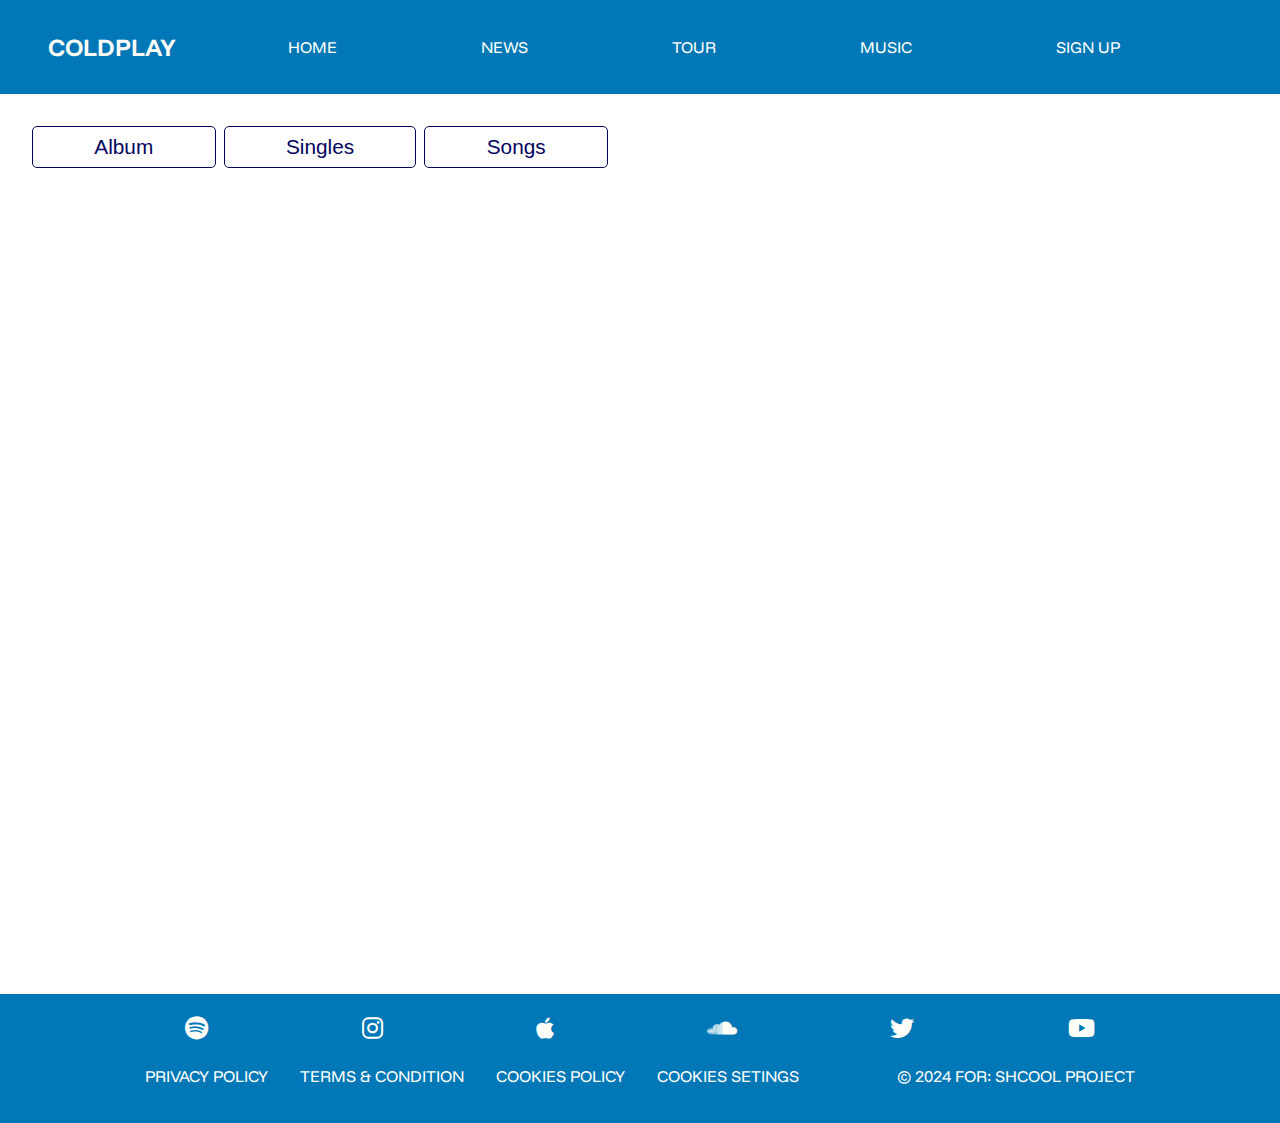
<file: src/pages/music.html>
<!DOCTYPE html>
<html lang="en">
  <head>
    <meta charset="UTF-8" />
    <meta name="viewport" content="width=device-width, initial-scale=1.0" />
    <link
      href="https://cdnjs.cloudflare.com/ajax/libs/font-awesome/6.0.0-beta3/css/all.min.css"
      rel="stylesheet"
    />
    <link rel="stylesheet" href="../css/rest.css" />
    <link rel="stylesheet" href="../css/variable.css" />
    <link rel="stylesheet" href="../css/header.css" />
    <link rel="stylesheet" href="../css/style.css" />
    <link rel="stylesheet" href="../css/footer.css" />
    <link rel="stylesheet" href="../css/music.css" />

    <title>Coldplay - Music</title>
  </head>
  <body>
    <header>
      <nav class="navbar">
        <div class="navbar__title-container">
          <a class="navbar__title-link" href="../index.html"
            ><h1 class="navbar__title">Coldplay</h1></a
          >
        </div>

        <div class="navbar__menu-container">
          <ul class="navbar__links-list navbar__links-list--active">
            <li class="navbar__item">
              <a class="navbar__link" data-page="home" href="../index.html"
                >HOME</a
              >
            </li>
            <li class="navbar__item">
              <a class="navbar__link" data-page="news" href="./news.html"
                >NEWS</a
              >
            </li>
            <li class="navbar__item">
              <a class="navbar__link" data-page="tour" href="./tour.html"
                >TOUR</a
              >
            </li>
            <li class="navbar__item">
              <a class="navbar__link" data-page="music" href="./music.html"
                >MUSIC</a
              >
            </li>
            <li class="navbar__item">
              <a class="navbar__link" data-page="signup" href="./signup.html"
                >SIGN UP</a
              >
            </li>
          </ul>
        </div>

        <div class="navbar__btn-containter">
          <button class="navbar__toggle-btn">
            <i class="fa-solid fa-bars fa-xl navbar__toggle-icon"></i>
          </button>
        </div>
      </nav>
    </header>

    <main>
      <div class="music-box">
        <nav class="music-box__button-container">
          <button class="music-box-button">Album</button>
          <button class="music-box-button">Singles</button>
          <button class="music-box-button">Songs</button>
        </nav>

        <section class="music-box__content">
          <div class="music-box__content-container albums">
            <div class="music-box__slides-container"></div>
            <div class="music-box__buttons-container">
              <button class="music-box__button previous">
                <i
                  class="fa-solid fa-chevron-left fa-xl music-box__button-icon"
                >
                </i>
              </button>
              <button class="music-box__button next">
                <i
                  class="fa-solid fa-chevron-right fa-xl music-box__button-icon"
                >
                </i>
              </button>
            </div>
            <div class="music-box__dot-container"></div>
          </div>
        </section>

        <section class="music-box__content">
          <div class="music-box__content-container singles"></div>
        </section>

        <section class="music-box__content">
          <div class="music-box__content-container songs"></div>
        </section>
      </div>
    </main>

    <footer>
      <section class="sosial-media">
        <ul class="sosial-media__list">
          <li class="sosial-media__list-item">
            <a class="sosial-media__link" href="#">
              <i class="fa-brands fa-spotify fa-xl sosial-media__link-icon">
              </i>
            </a>
          </li>
          <li class="sosial-media__list-item">
            <a class="sosial-media__link" href="#">
              <i
                class="fa-brands fa-instagram fa-xl sosial-media__link-icon"
              ></i>
            </a>
          </li>
          <li class="sosial-media__list-item">
            <a class="sosial-media__link" href="#">
              <i class="fa-brands fa-apple fa-xl sosial-media__link-icon"></i>
            </a>
          </li>
          <li class="sosial-media__list-item">
            <a class="sosial-media__link" href="#">
              <i
                class="fa-brands fa-soundcloud fa-xl sosial-media__link-icon"
              ></i>
            </a>
          </li>
          <li class="sosial-media__list-item">
            <a class="sosial-media__link" href="#">
              <i class="fa-brands fa-twitter fa-xl sosial-media__link-icon"></i>
            </a>
          </li>
          <li class="sosial-media__list-item">
            <a class="sosial-media__link" href="#"
              ><i
                class="fa-brands fa-youtube fa-xl sosial-media__link-icon"
              ></i>
            </a>
          </li>
        </ul>
      </section>

      <section class="terms__container">
        <ul class="terms__list">
          <li class="terms__item">
            <a class="terms__link" href="#">PRIVACY POLICY</a>
          </li>
          <li class="terms__item">
            <a class="terms__link" href="#">TERMS & CONDITION</a>
          </li>
          <li class="terms__item">
            <a class="terms__link" href="#">COOKIES POLICY</a>
          </li>
          <li class="terms__item">
            <a class="terms__link" href="#">COOKIES SETINGS</a>
          </li>
        </ul>
        <div class="copyright__container">
          <p class="copyright__text">
            &copy; 2024 FOR:
            <a class="copyright__link" href="#">SHCOOL PROJECT</a>
          </p>
        </div>
      </section>
    </footer>
    <script src="../js/app.js"></script>
    <script src="../js/music.js"></script>
  </body>
</html>
</file>
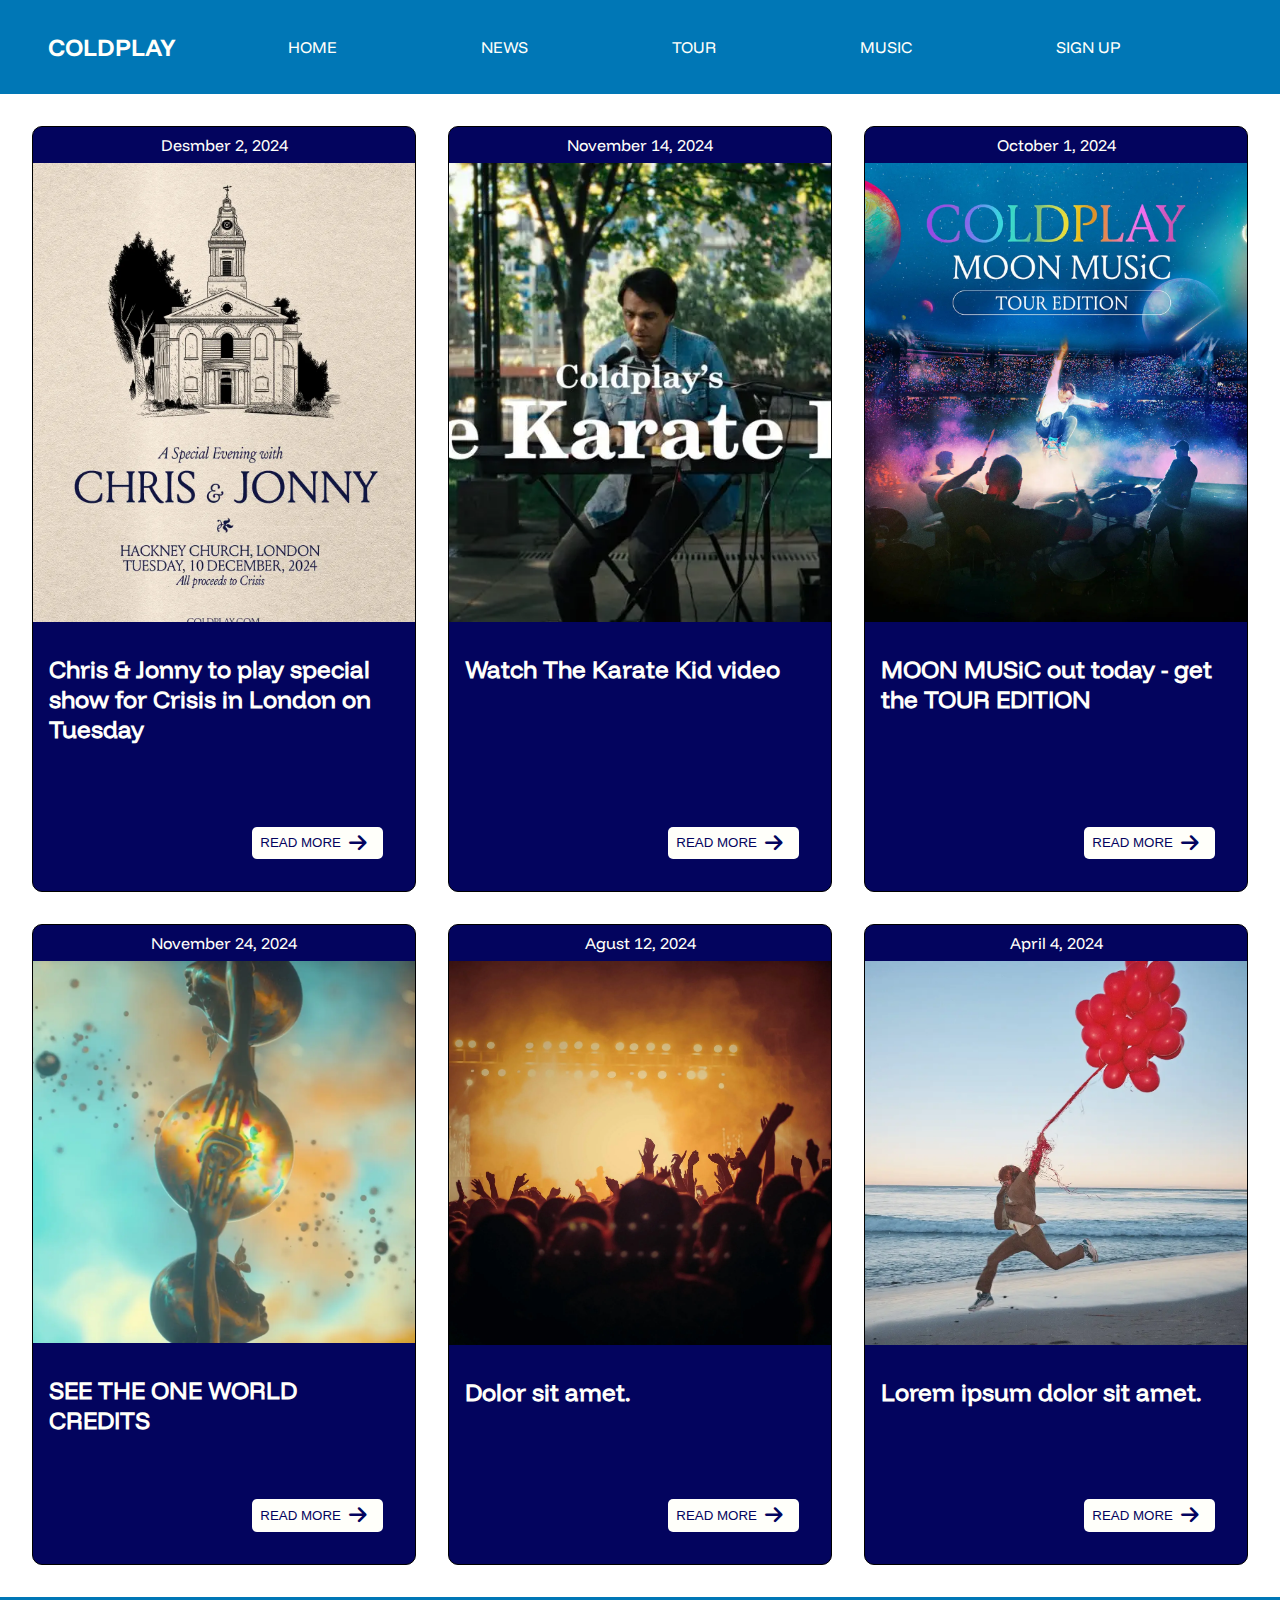
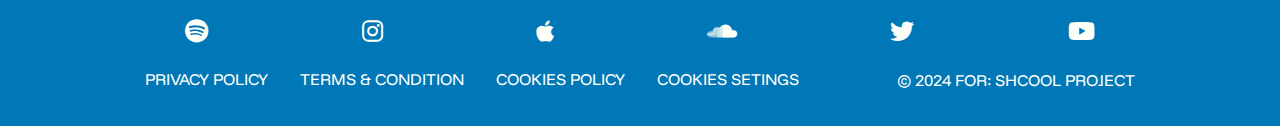
<file: src/pages/news.html>
<!DOCTYPE html>
<html lang="en">
  <head>
    <meta charset="UTF-8" />
    <meta name="viewport" content="width=device-width, initial-scale=1.0" />
    <link
      href="https://cdnjs.cloudflare.com/ajax/libs/font-awesome/6.0.0-beta3/css/all.min.css"
      rel="stylesheet"
    />
    <link rel="stylesheet" href="../css/rest.css" />
    <link rel="stylesheet" href="../css/variable.css" />
    <link rel="stylesheet" href="../css/header.css" />
    <link rel="stylesheet" href="../css/style.css" />
    <link rel="stylesheet" href="../css/footer.css" />
    <link rel="stylesheet" href="../css/news.css" />
    <title>Coldplay - NEWS</title>
  </head>
  <body>
    <header>
      <nav class="navbar">
        <div class="navbar__title-container">
          <a class="navbar__title-link" href="../index.html">
            <h1 class="navbar__title">Coldplay</h1>
          </a>
        </div>

        <div class="navbar__menu-container">
          <ul class="navbar__links-list navbar__links-list--active">
            <li class="navbar__item">
              <a class="navbar__link" data-page="home" href="../index.html"
                >HOME</a
              >
            </li>
            <li class="navbar__item">
              <a class="navbar__link" data-page="news" href="../pages/news.html"
                >NEWS</a
              >
            </li>
            <li class="navbar__item">
              <a class="navbar__link" data-page="tour" href="../pages/tour.html"
                >TOUR</a
              >
            </li>
            <li class="navbar__item">
              <a
                class="navbar__link"
                data-page="music"
                href="../pages/music.html"
                >MUSIC</a
              >
            </li>
            <li class="navbar__item">
              <a
                class="navbar__link"
                data-page="signup"
                href="../pages/signup.html"
                >SIGN UP</a
              >
            </li>
          </ul>
        </div>

        <div class="navbar__btn-containter">
          <button class="navbar__toggle-btn">
            <i class="fa-solid fa-bars fa-xl navbar__toggle-icon"></i>
          </button>
        </div>
      </nav>
    </header>

    <main>
      <section class="news-content"></section>
      <section class="news"></section>
    </main>

    <footer>
      <section class="sosial-media">
        <ul class="sosial-media__list">
          <li class="sosial-media__list-item">
            <a class="sosial-media__link" href="#">
              <i class="fa-brands fa-spotify fa-xl sosial-media__link-icon">
              </i>
            </a>
          </li>
          <li class="sosial-media__list-item">
            <a class="sosial-media__link" href="#">
              <i
                class="fa-brands fa-instagram fa-xl sosial-media__link-icon"
              ></i>
            </a>
          </li>
          <li class="sosial-media__list-item">
            <a class="sosial-media__link" href="#">
              <i class="fa-brands fa-apple fa-xl sosial-media__link-icon"></i>
            </a>
          </li>
          <li class="sosial-media__list-item">
            <a class="sosial-media__link" href="#">
              <i
                class="fa-brands fa-soundcloud fa-xl sosial-media__link-icon"
              ></i>
            </a>
          </li>
          <li class="sosial-media__list-item">
            <a class="sosial-media__link" href="#">
              <i class="fa-brands fa-twitter fa-xl sosial-media__link-icon"></i>
            </a>
          </li>
          <li class="sosial-media__list-item">
            <a class="sosial-media__link" href="#"
              ><i
                class="fa-brands fa-youtube fa-xl sosial-media__link-icon"
              ></i>
            </a>
          </li>
        </ul>
      </section>

      <section class="terms__container">
        <ul class="terms__list">
          <li class="terms__item">
            <a class="terms__link" href="#">PRIVACY POLICY</a>
          </li>
          <li class="terms__item">
            <a class="terms__link" href="#">TERMS & CONDITION</a>
          </li>
          <li class="terms__item">
            <a class="terms__link" href="#">COOKIES POLICY</a>
          </li>
          <li class="terms__item">
            <a class="terms__link" href="#">COOKIES SETINGS</a>
          </li>
        </ul>
        <div class="copyright__container">
          <p class="copyright__text">
            &copy; 2024 FOR:
            <a class="copyright__link" href="#">SHCOOL PROJECT</a>
          </p>
        </div>
      </section>
    </footer>
    <script src="../js/app.js"></script>
    <script src="../js/news.js"></script>
  </body>
</html>
</file>
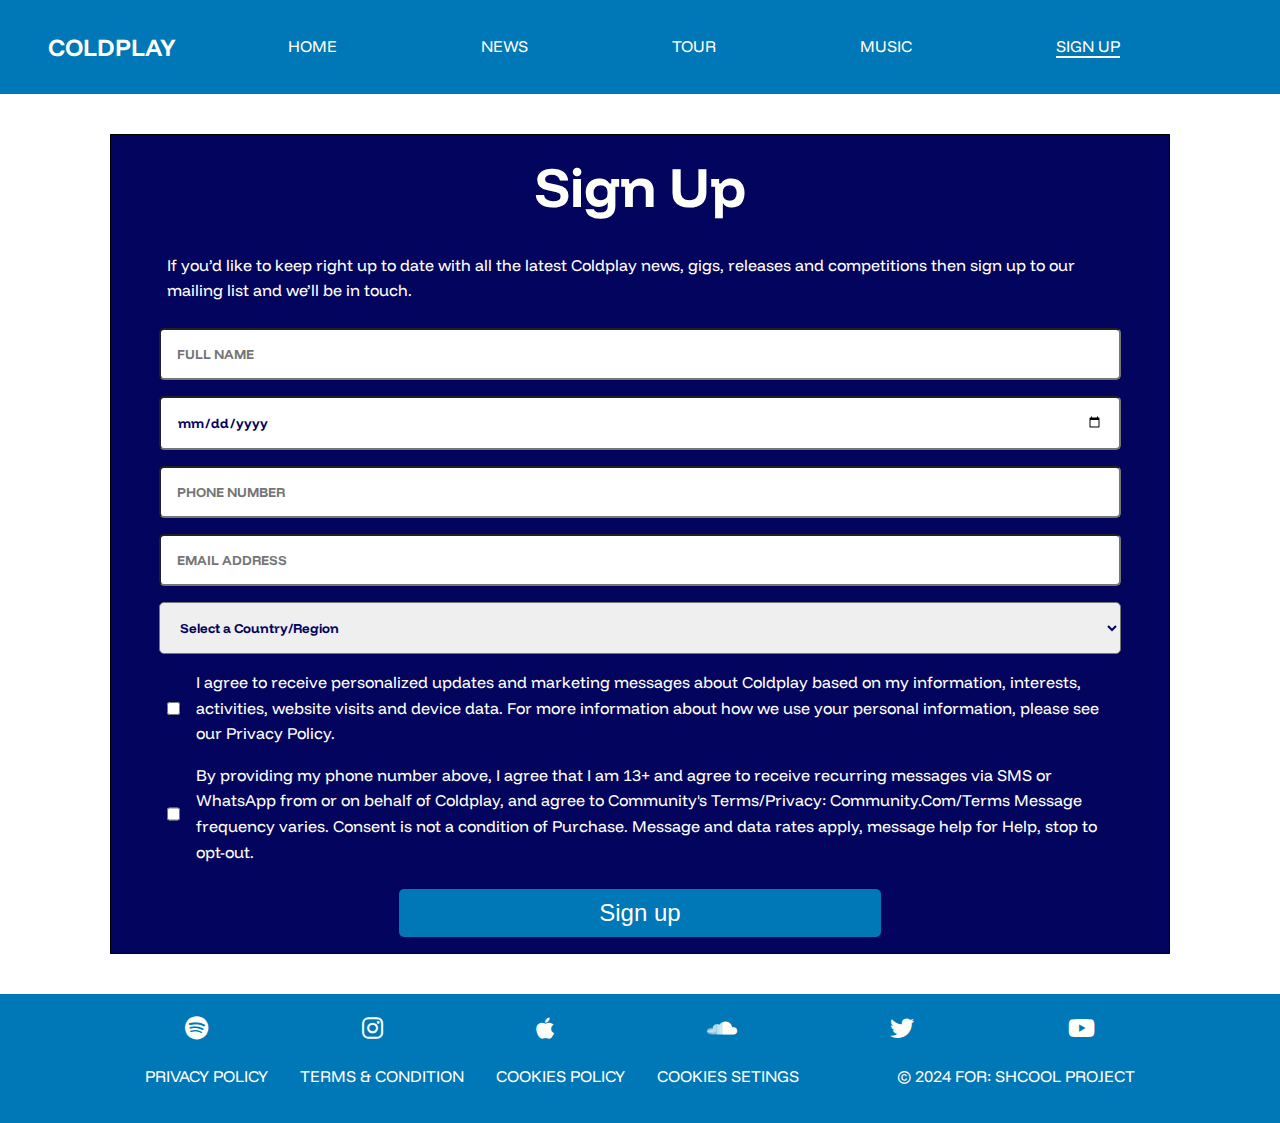
<file: src/pages/signup.html>
<!DOCTYPE html>
<html lang="en">
  <head>
    <meta charset="UTF-8" />
    <meta name="viewport" content="width=device-width, initial-scale=1.0" />
    <link
      href="https://cdnjs.cloudflare.com/ajax/libs/font-awesome/6.0.0-beta3/css/all.min.css"
      rel="stylesheet"
    />
    <link rel="stylesheet" href="../css/rest.css" />
    <link rel="stylesheet" href="../css/variable.css" />
    <link rel="stylesheet" href="../css/header.css" />
    <link rel="stylesheet" href="../css/style.css" />
    <link rel="stylesheet" href="../css/footer.css" />
    <link rel="stylesheet" href="../css/signup.css" />
    <title>Coldplay - SIGN UP</title>
  </head>
  <body>
    <header>
      <nav class="navbar">
        <div class="navbar__title-container">
          <a class="navbar__title-link" href="../index.html"
            ><h1 class="navbar__title">Coldplay</h1></a
          >
        </div>

        <div class="navbar__menu-container">
          <ul class="navbar__links-list navbar__links-list--active">
            <li class="navbar__item">
              <a class="navbar__link" data-page="home" href="../index.html"
                >HOME</a
              >
            </li>
            <li class="navbar__item">
              <a class="navbar__link" data-page="news" href="./news.html"
                >NEWS</a
              >
            </li>
            <li class="navbar__item">
              <a class="navbar__link" data-page="tour" href="./tour.html"
                >TOUR</a
              >
            </li>
            <li class="navbar__item">
              <a class="navbar__link" data-page="music" href="./music.html"
                >MUSIC</a
              >
            </li>
            <li class="navbar__item navbar__item--active">
              <a
                class="navbar__link"
                data-page="signup"
                href="../pages/signup.html"
                >SIGN UP</a
              >
            </li>
          </ul>
        </div>

        <div class="navbar__btn-containter">
          <button class="navbar__toggle-btn">
            <i class="fa-solid fa-bars fa-xl navbar__toggle-icon"></i>
          </button>
        </div>
      </nav>
    </header>

    <main>
      <form id="form" class="signup" autocomplete="off">
        <div class="signup__info-container">
          <h2 class="signup__title">Sign Up</h2>
          <p class="signup__description">
            If you’d like to keep right up to date with all the latest Coldplay
            news, gigs, releases and competitions then sign up to our mailing
            list and we’ll be in touch.
          </p>
        </div>
        <div class="signup__name-container">
          <label class="signup__name-label" for="fullname">Full name</label>
          <input
            class="signup__name-input"
            type="text"
            name="name"
            id="fullname"
            autocomplete="name"
            required
            placeholder="FULL NAME"
          />
        </div>
        <div class="signup__birthday-container">
          <label class="signup__birthday-label" for="birthday">Birthday</label>
          <input
            class="signup__birthday-input"
            type="date"
            name="birthday"
            id="birthday"
            autocomplete="birthday"
          />
        </div>

        <div class="signup__phone-container">
          <label class="signup__phone-label" for="phonenumber">Phone</label>
          <input
            class="signup__phone-input"
            type="tel"
            name="phone"
            id="phonenumber"
            placeholder="PHONE NUMBER"
            autocomplete="phone"
            required
          />
        </div>

        <div class="signup__email-container">
          <label class="signup__email-label" for="emailaddress">Email</label>
          <input
            class="signup__email-input"
            type="email"
            name="email"
            id="emailaddress"
            placeholder="EMAIL ADDRESS"
            autocomplete="email"
            required
          />
        </div>

        <div class="signup__country-container">
          <select
            class="signup__country"
            name=""
            id="country"
            autocomplete="country"
          >
            <option class="signup__country-option" value="country">
              Select a Country/Region
            </option>
          </select>
        </div>

        <div>
          <div class="signup__terms-container">
            <input
              class="signup__terms-input"
              type="checkbox"
              id="terms"
              required
            />
            <label class="signup__terms-label" for="terms"
              >I agree to receive personalized updates and marketing messages
              about Coldplay based on my information, interests, activities,
              website visits and device data. For more information about how we
              use your personal information, please see our Privacy
              Policy.</label
            >
          </div>

          <div class="signup__condition-container">
            <input
              class="signup__condition-input"
              type="checkbox"
              id="condition"
              required
            />
            <label class="signup__condition-label" for="condition"
              >By providing my phone number above, I agree that I am 13+ and
              agree to receive recurring messages via SMS or WhatsApp from or on
              behalf of Coldplay, and agree to Community's Terms/Privacy:
              Community.Com/Terms Message frequency varies. Consent is not a
              condition of Purchase. Message and data rates apply, message help
              for Help, stop to opt-out.</label
            >
          </div>

          <div class="signup__submit-container">
            <button class="signup__submit-button" type="submit">Sign up</button>
          </div>
        </div>
      </form>

      <div class="signup__toast">
        Congrats! your now signed up✨
        <span class="signup__toast-close-button">x</span>
      </div>
    </main>

    <footer>
      <section class="sosial-media">
        <ul class="sosial-media__list">
          <li class="sosial-media__list-item">
            <a class="sosial-media__link" href="#">
              <i class="fa-brands fa-spotify fa-xl sosial-media__link-icon">
              </i>
            </a>
          </li>
          <li class="sosial-media__list-item">
            <a class="sosial-media__link" href="#">
              <i
                class="fa-brands fa-instagram fa-xl sosial-media__link-icon"
              ></i>
            </a>
          </li>
          <li class="sosial-media__list-item">
            <a class="sosial-media__link" href="#">
              <i class="fa-brands fa-apple fa-xl sosial-media__link-icon"></i>
            </a>
          </li>
          <li class="sosial-media__list-item">
            <a class="sosial-media__link" href="#">
              <i
                class="fa-brands fa-soundcloud fa-xl sosial-media__link-icon"
              ></i>
            </a>
          </li>
          <li class="sosial-media__list-item">
            <a class="sosial-media__link" href="#">
              <i class="fa-brands fa-twitter fa-xl sosial-media__link-icon"></i>
            </a>
          </li>
          <li class="sosial-media__list-item">
            <a class="sosial-media__link" href="#"
              ><i
                class="fa-brands fa-youtube fa-xl sosial-media__link-icon"
              ></i>
            </a>
          </li>
        </ul>
      </section>

      <section class="terms__container">
        <ul class="terms__list">
          <li class="terms__item">
            <a class="terms__link" href="#">PRIVACY POLICY</a>
          </li>
          <li class="terms__item">
            <a class="terms__link" href="#">TERMS & CONDITION</a>
          </li>
          <li class="terms__item">
            <a class="terms__link" href="#">COOKIES POLICY</a>
          </li>
          <li class="terms__item">
            <a class="terms__link" href="#">COOKIES SETINGS</a>
          </li>
        </ul>
        <div class="copyright__container">
          <p class="copyright__text">
            &copy; 2024 FOR:
            <a class="copyright__link" href="#">SHCOOL PROJECT</a>
          </p>
        </div>
      </section>
    </footer>
    <script src="../js/app.js"></script>
    <script src="../js/signup.js"></script>
  </body>
</html>
</file>
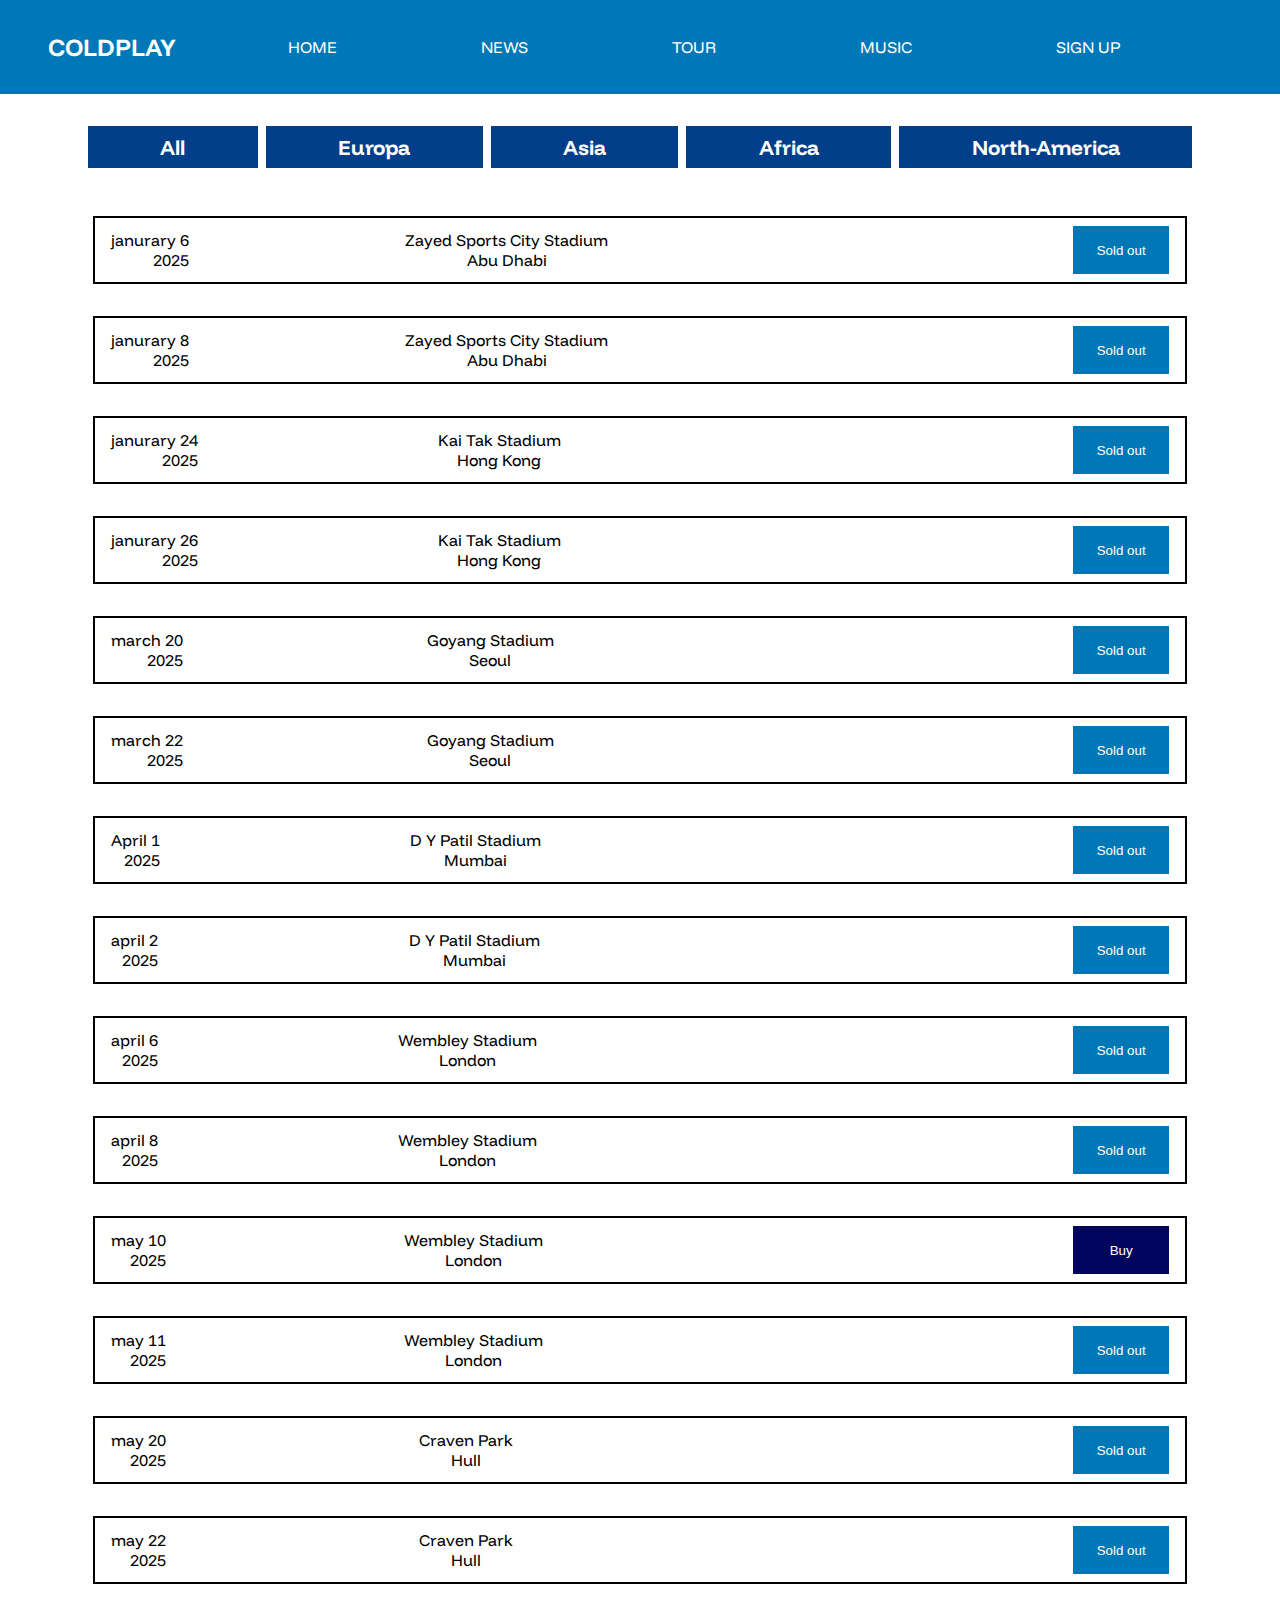
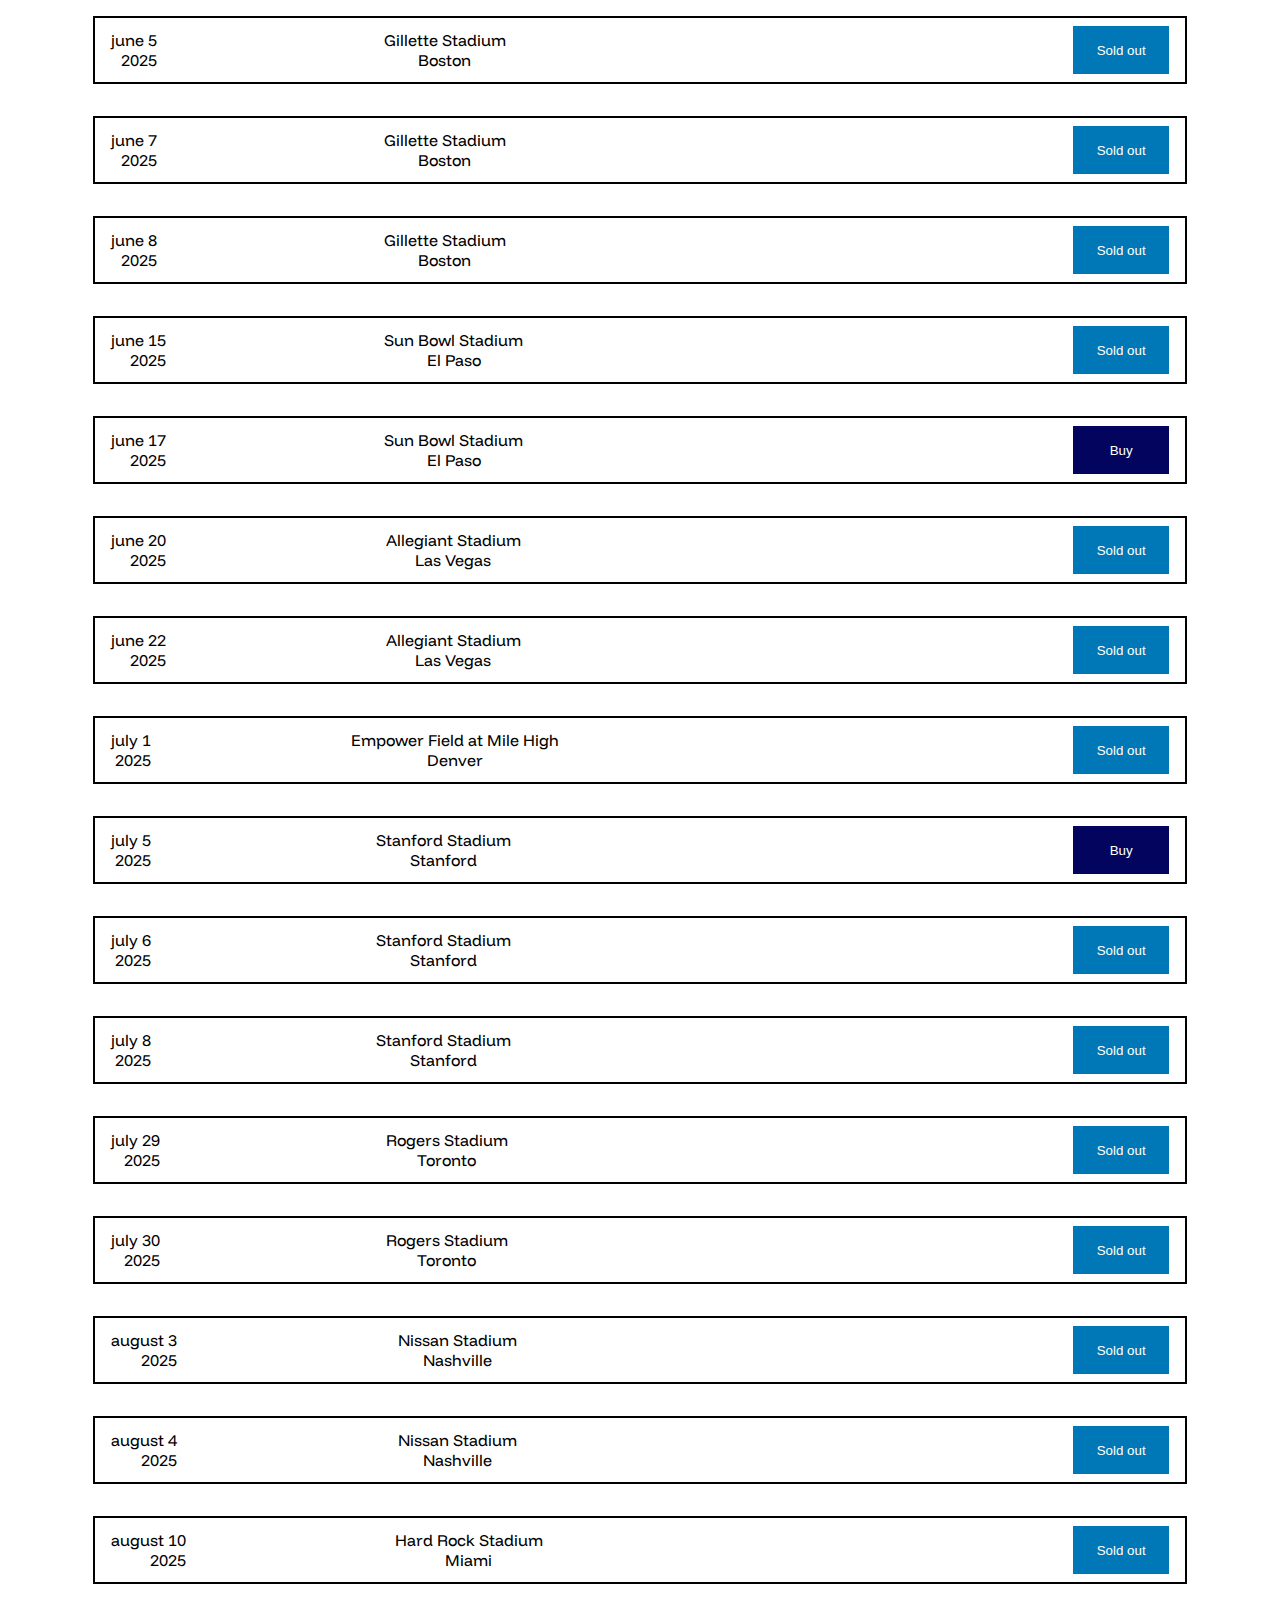
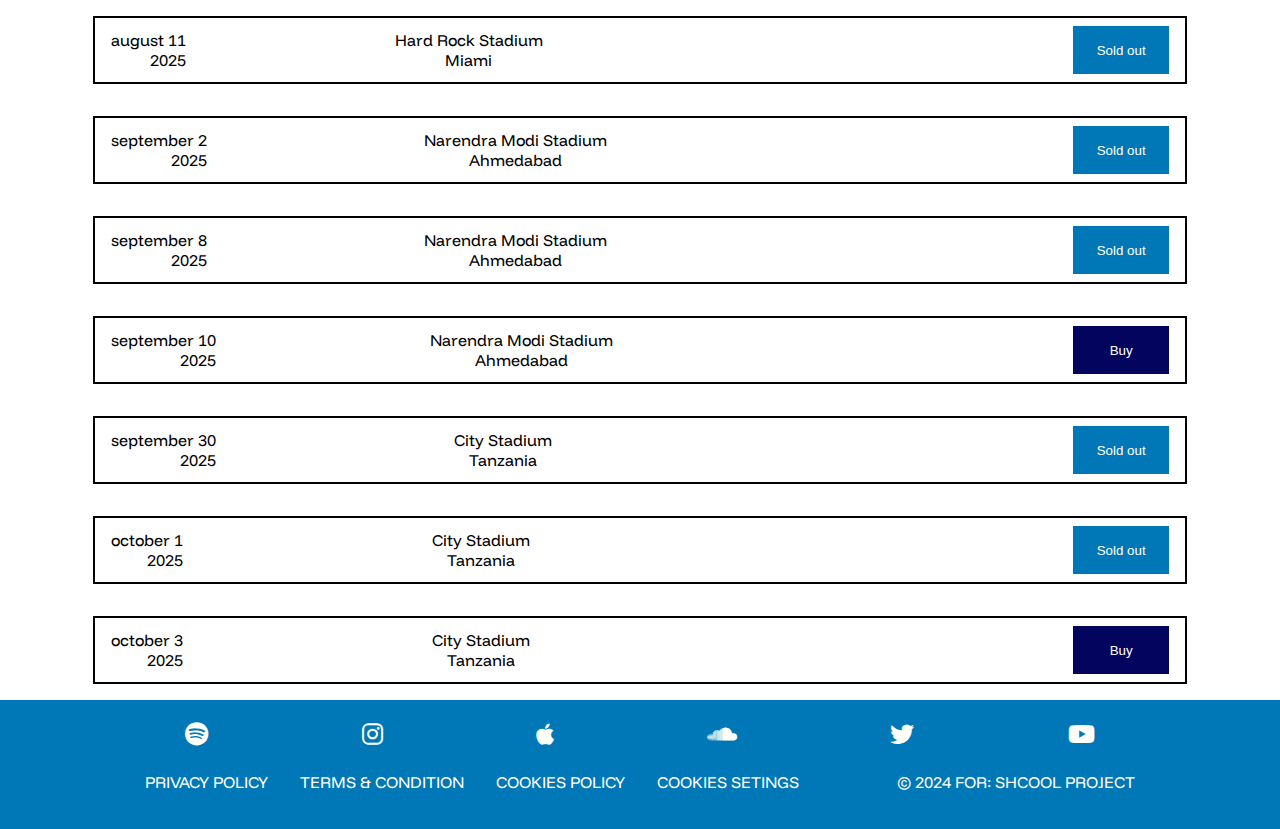
<file: src/pages/tour.html>
<!DOCTYPE html>
<html lang="en">
  <head>
    <meta charset="UTF-8" />
    <meta name="viewport" content="width=device-width, initial-scale=1.0" />
    <link
      href="https://cdnjs.cloudflare.com/ajax/libs/font-awesome/6.0.0-beta3/css/all.min.css"
      rel="stylesheet"
    />
    <link rel="stylesheet" href="../css/rest.css" />
    <link rel="stylesheet" href="../css/variable.css" />
    <link rel="stylesheet" href="../css/header.css" />
    <link rel="stylesheet" href="../css/style.css" />
    <link rel="stylesheet" href="../css/footer.css" />
    <link rel="stylesheet" href="../css/tour.css" />
    <title>Coldplay - TOUR</title>
  </head>
  <body>
    <header>
      <nav class="navbar">
        <div class="navbar__title-container">
          <a class="navbar__title-link" href="../index.html"
            ><h1 class="navbar__title">Coldplay</h1></a
          >
        </div>

        <div class="navbar__menu-container">
          <ul class="navbar__links-list navbar__links-list--active">
            <li class="navbar__item">
              <a class="navbar__link" data-page="home" href="../index.html"
                >HOME</a
              >
            </li>
            <li class="navbar__item">
              <a class="navbar__link" data-page="news" href="./news.html"
                >NEWS</a
              >
            </li>
            <li class="navbar__item">
              <a class="navbar__link" data-page="tour" href="./tour.html"
                >TOUR</a
              >
            </li>
            <li class="navbar__item">
              <a class="navbar__link" data-page="music" href="./music.html"
                >MUSIC</a
              >
            </li>
            <li class="navbar__item">
              <a class="navbar__link" data-page="signup" href="./signup.html"
                >SIGN UP</a
              >
            </li>
          </ul>
        </div>

        <div class="navbar__btn-containter">
          <button class="navbar__toggle-btn">
            <i class="fa-solid fa-bars fa-xl navbar__toggle-icon"></i>
          </button>
        </div>
      </nav>
    </header>

    <main>
      <section class="tab">
        <button class="tab__button" data-continent="all">All</button>
        <button class="tab__button" data-continent="europa">Europa</button>
        <button class="tab__button" data-continent="asia">Asia</button>
        <button class="tab__button" data-continent="africa">Africa</button>
        <button class="tab__button" data-continent="north-america">
          North-America
        </button>
      </section>
      <section class="tour"></section>
    </main>

    <footer>
      <section class="sosial-media">
        <ul class="sosial-media__list">
          <li class="sosial-media__list-item">
            <a class="sosial-media__link" href="#">
              <i class="fa-brands fa-spotify fa-xl sosial-media__link-icon">
              </i>
            </a>
          </li>
          <li class="sosial-media__list-item">
            <a class="sosial-media__link" href="#">
              <i
                class="fa-brands fa-instagram fa-xl sosial-media__link-icon"
              ></i>
            </a>
          </li>
          <li class="sosial-media__list-item">
            <a class="sosial-media__link" href="#">
              <i class="fa-brands fa-apple fa-xl sosial-media__link-icon"></i>
            </a>
          </li>
          <li class="sosial-media__list-item">
            <a class="sosial-media__link" href="#">
              <i
                class="fa-brands fa-soundcloud fa-xl sosial-media__link-icon"
              ></i>
            </a>
          </li>
          <li class="sosial-media__list-item">
            <a class="sosial-media__link" href="#">
              <i class="fa-brands fa-twitter fa-xl sosial-media__link-icon"></i>
            </a>
          </li>
          <li class="sosial-media__list-item">
            <a class="sosial-media__link" href="#"
              ><i
                class="fa-brands fa-youtube fa-xl sosial-media__link-icon"
              ></i>
            </a>
          </li>
        </ul>
      </section>

      <section class="terms__container">
        <ul class="terms__list">
          <li class="terms__item">
            <a class="terms__link" href="#">PRIVACY POLICY</a>
          </li>
          <li class="terms__item">
            <a class="terms__link" href="#">TERMS & CONDITION</a>
          </li>
          <li class="terms__item">
            <a class="terms__link" href="#">COOKIES POLICY</a>
          </li>
          <li class="terms__item">
            <a class="terms__link" href="#">COOKIES SETINGS</a>
          </li>
        </ul>
        <div class="copyright__container">
          <p class="copyright__text">
            &copy; 2024 FOR:
            <a class="copyright__link" href="#">SHCOOL PROJECT</a>
          </p>
        </div>
      </section>
    </footer>
    <script src="../js/app.js"></script>
    <script src="../js/tour.js"></script>
  </body>
</html>
</file>
<file: src/css/rest.css>
* {
  margin: 0;
  padding: 0;
  box-sizing: border-box;
  list-style: none;
}
</file>
<file: src/css/variable.css>
:root {
  --primary-color: #fffffa;
  --secondary-color: #0077b6;
  --tertiary-color: #023e8a;
  --quaternary-color: #03045e;

  --hover-color: #bebebe;

  --font-family-regular: "FunnelDisplay-Regular";
  --font-family-bold: "FunnelDisplay-Bold";

  --spacing-xsmall: 0.5rem;
  --spacing-small: 1rem;
  --spacing-medium: 2rem;
  --spacing-large: 3rem;
  --spacing-xlarge: 4rem;
  --spacing-xlarge: 6rem;

  --font-size-2xsmall: 0.5rem;
  --font-size-xsmall: 0.8rem;
  --font-size-base: 1rem;
  --font-size-small: 1.3rem;
  --font-size-medium: 1.5rem;
  --font-size-large: 2rem;
  --font-size-xlarge: 3.5rem;
}
</file>
<file: src/css/header.css>
/* styling navbar to be horizontal */
header {
  background-color: var(--secondary-color);
  color: var(--primary-color);
}

.navbar {
  width: 100%;
  height: auto;
  display: flex;
  justify-content: space-between;
  align-items: center;

  padding: var(--spacing-medium) var(--spacing-large);
  z-index: 100;
}

/* styling title in navbar (COLDPLAY) */
.navbar__title {
  font-family: var(--font-family-bold);
  text-transform: uppercase;
  font-size: 1.5rem;
}

/* styling links */
.navbar__menu-container {
  flex-grow: 1;
}

.navbar__links-list {
  display: flex;
  justify-content: space-evenly;
  gap: var(--spacing-medium);

  list-style: none;
  z-index: 110;
}

.navbar__link,
.navbar__title-link {
  color: var(--primary-color);
  text-decoration: none;
}

.navbar__link:hover {
  color: var(--hover-color);
  transition: color 0.3s linear;
}

.navbar__item--active {
  border-bottom: 2px solid var(--primary-color);
}

.navbar__item--active:hover {
  border-bottom-color: var(--hover-color);
  transition: color 0.3s linear, border-bottom-color 0.3s linear;
}

/* styling menu button */
.navbar__toggle-btn {
  display: none;
  border: none;
  background-color: transparent;
  cursor: pointer;
  z-index: 120;
  position: relative;
}

.navbar__toggle-icon {
  color: var(--primary-color);
}

.navbar__toggle-icon:hover {
  color: var(--hover-color);
  transition: color 0.3s linear;
}

/* media media querie for smaler screen */
@media screen and (max-width: 825px) {
  .navbar__links-list {
    position: absolute;
    top: 0;
    left: -1000px;
    width: 50%;
    height: 100%;

    transition: 0.5s;
    background-color: var(--secondary-color);
    opacity: 0.9;

    flex-direction: column;
    align-items: center;
    justify-content: center;
  }

  .navbar__links-list--active {
    left: 0;
    padding: 0 var(--spacing-medium);
  }

  .navbar__link {
    font-size: var(--spacing-small);
  }

  .navbar__toggle-btn {
    display: block;
  }
}

@media screen and (max-width: 500px) {
  .navbar__links-list {
    width: 100%;
  }

  .navbar__link {
    font-size: var(--spacing-medium);
  }
}
</file>
<file: src/css/style.css>
/* INPORT FONT FAMILY */
@font-face {
  font-family: "FunnelDisplay-Regular";
  src: url(../assets/fonts/FunnelDisplay-Regular.ttf);
}

@font-face {
  font-family: "FunnelDisplay-Bold";
  src: url(../assets/fonts/FunnelDisplay-Bold.ttf);
}

body {
  width: 100%;
  height: 100vh;
  min-width: 375px;
  font-family: var(--font-family-regular), Arial, Helvetica, sans-serif;
}

main {
  width: 100%;
  min-height: 100vh;
  z-index: 1;
}
/* STYLES FOR  INDEX.HTML */
.home-page__title-container {
  width: 100%;
  height: 100vh;
  display: flex;
  justify-content: flex-end;
  align-items: center;

  background-image: url(../assets/images/artwork-440x440.jpg);
  background-repeat: no-repeat;
  background-size: cover;
  background-position: center;
}

.home-page__title {
  font-family: var(--font-family-bold);
  font-size: var(--font-size-medium);
  color: var(--primary-color);
  padding: var(--spacing-medium);
  padding-bottom: var(--spacing-xlarge);
}

/* MEDIA QUERIES */
@media screen and (max-width: 948px) {
  .home-page__title-container {
    justify-content: center;
    align-items: flex-start;
  }

  .home-page__title {
    font-size: var(--font-size-medium);
    padding: var(--spacing-xlarge) 0;
    padding-bottom: 0;
  }
}

@media screen and (max-width: 529px) {
  .home-page__title {
    font-size: var(--font-size-small);
    padding: var(--spacing-xlarge) 0;
    padding-bottom: 0;
  }
}

@media screen and (max-width: 421px) {
  .home-page__title {
    font-size: var(--font-size-base);
  }
}
</file>
<file: src/css/footer.css>
footer {
  width: 100%;
  height: auto;
  background-color: var(--secondary-color);
  padding: var(--spacing-small) var(--spacing-medium);

  display: flex;
  flex-direction: column;
  align-items: center;
}

/* styling for media icons */
.sosial-media {
  width: 100%;
}

.sosial-media__list {
  display: flex;
  justify-content: space-evenly;
  align-items: center;

  padding: var(--spacing-xsmall) 0;
}

.sosial-media__link-icon {
  color: var(--primary-color);
}

.sosial-media__link-icon:hover {
  color: var(--hover-color);
}

/* styles for links */
.terms__container {
  width: 100%;
  display: flex;
  align-items: center;
  justify-content: space-evenly;
  padding: var(--spacing-small);
}

.terms__list {
  display: flex;
  gap: var(--spacing-medium);
}

.terms__link {
  color: var(--primary-color);
  text-decoration: none;
  line-height: 1.8;
}

.copyright__text,
.copyright__link {
  color: var(--primary-color);
  text-decoration: none;
}

.terms__link:hover,
.copyright__link:hover {
  border-bottom: 1px solid var(--hover-color);
  color: var(--hover-color);
}

/* adding media queries for smaller screens */
@media screen and (max-width: 1088px) {
  .terms__container {
    flex-direction: column;
    gap: var(--spacing-small);
  }
}

@media screen and (max-width: 757px) {
  footer {
    padding: var(--spacing-small);
  }

  .sosial-media__list {
    padding: var(--spacing-small) 0;
  }

  .terms__list {
    flex-direction: column;
    align-items: center;
    gap: var(--spacing-small);
  }

  .terms__link {
    line-height: 1.4;
  }
}
</file>
<file: src/css/music.css>
main {
  width: 100%;
  height: auto;
  z-index: 1;
}

/* adding/removing content from display */
.music-box__content {
  display: none;
}

.music-box__content--active {
  display: block;
}

/* styling for nav buttons */
.music-box__button-container {
  width: 50%;
  display: flex;
  padding: var(--spacing-medium);
  gap: var(--spacing-xsmall);
}

.music-box-button {
  flex-grow: 1;
  padding: var(--spacing-xsmall);
  font-size: var(--font-size-small);
  border: 1px solid var(--quaternary-color);
  color: var(--quaternary-color);
  border-radius: 5px;
  background-color: transparent;
}

.music-box-button--active {
  background-color: var(--quaternary-color);
  color: var(--primary-color);
}

.music-box-button:hover,
.music-box-button--active:hover {
  background-color: var(--hover-color);
  color: var(--quaternary-color);
}

/* ----------------------------  styles for slides ------------------------------ */

.albums {
  padding: var(--spacing-medium) var(--spacing-large);
  width: 100%;
  height: 100%;
  display: flex;
  flex-direction: column;
  justify-content: center;
  align-items: center;
}
/* displaying albums in row */
.music-box__slides-container {
  display: flex;
}

.music-box__slides {
  display: none;
}

.music-box__slides--active {
  display: flex;
  flex-direction: row;
  position: relative;
  perspective: 1000px;
  transform-style: preserve-3d;
  transition: transform 0.6s linear;

  width: 400px;
  height: 550px;
}

/* For displaying one album at the time */
.music-box__slides-cover {
  position: absolute;
  width: 100%;
  height: 500px;
  backface-visibility: hidden;
  display: flex;
  flex-direction: column;
  align-items: center;
  border: 1px solid var(--quaternary-color);
  opacity: 0;
  transition: opacity 0.5s ease-out;
}
.music-box__slides-cover.fade-in {
  opacity: 1;
  transition: opacity 0.5s ease-in;
}

.music-box__slides-image {
  width: 100%;
  height: 100%;
  object-position: center;
  object-fit: cover;
}

.music-box__slides-back {
  width: 500px;
  height: 500px;
  display: flex;
  flex-direction: column;
  gap: var(--spacing-xsmall);
  text-transform: uppercase;
  padding: var(--spacing-large);
  opacity: 0;
  transition: opacity 0.5s ease-out;
}
.music-box__slides-back.fade-in {
  opacity: 1;
  transition: opacity 0.5s ease-in;
}

.music-box__slides-list-item {
  list-style: decimal;
  padding: 0 var(--spacing-xsmall);
}

/* styling for dots */
.music-box__dot-container {
  padding: var(--spacing-medium);
  width: 100%;
  display: flex;
  justify-content: center;
  gap: var(--spacing-small);
}

.music-box__dot {
  width: 15px;
  height: 15px;
  display: inline-block;
  background-color: lightgray;
  border-radius: 50%;
}

.music-box__dot--active {
  background-color: darkgray;
}

.music-box__buttons-container {
  width: 100%;
  display: flex;
  justify-content: space-between;
  padding: 0 var(--spacing-small);
}

.music-box__button {
  width: 30px;
  height: 30px;
  background-color: transparent;
  border: 0.5px solid var(--quaternary-color);
  color: var(--quaternary-color);
  font-size: var(--font-size-base);
}
.music-box__button:active {
  transform: scale(0.9);
}

/* --------------- styles for singles: card component using grid --------------- */

.singles {
  width: 100%;
  display: grid;
  grid-template-columns: repeat(auto-fit, minmax(250px, 1fr));
  grid-template-rows: repeat(auto-fit, minmax(350px, 1fr));
  grid-gap: var(--spacing-medium);
  padding: var(--spacing-medium);
  text-transform: uppercase;
}

.music-box__singles-card {
  display: flex;
  flex-direction: column;
  align-items: center;
  gap: var(--spacing-xsmall);
  border: 1px solid black;
  background-color: var(--quaternary-color);
  color: var(--primary-color);
}

.music-box__singles-card:hover {
  box-shadow: var(--quaternary-color) 0px 5px 15px;
}

.music-box__singles-card-img {
  width: 100%;
  object-fit: cover;
  object-position: top center;
}

.music-box__singles-card-title,
.music-box__singles-card-releaseyear {
  padding: var(--spacing-xsmall);
  text-align: center;
}

/* --------------------------- song content: list-like with flex  ------------------------- */

.songs {
  width: 100%;
  display: flex;
  flex-direction: column;
  gap: var(--spacing-small);

  color: var(--quaternary-color);
  padding: var(--spacing-medium);
}

.music-box__letter-container {
  font-family: var(--font-family-bold);
  font-size: 5rem;
}
.music-box__letter-title {
  border-bottom: 1px solid var(--quaternary-color);
  margin-top: var(--spacing-medium);
}

.music-box__song-list-container {
  display: flex;
  flex-wrap: wrap;
}

.music-box__song {
  width: 100%;
  width: 250px;
  padding: var(--spacing-xsmall);
  text-transform: uppercase;
}

/* media queries for smaller screens */

@media screen and (max-width: 513px) {
  .albums {
    padding: var(--spacing-medium) var(--spacing-small);
  }

  .music-box__slides--active {
    width: 350px;
    height: 550px;
  }
  .music-box__dot-container {
    padding: var(--spacing-xsmall);
    gap: var(--spacing-xsmall);
  }
}
</file>
<file: src/css/news.css>
/* displaying news(card-component) with grid */
.news {
  padding: var(--spacing-medium);
  display: grid;
  grid-template-columns: repeat(auto-fit, minmax(350px, 1fr));
  grid-template-rows: repeat(auto-fit, minmax(250px, 1fr));
  grid-gap: var(--spacing-medium);
}

/* removes section when "see more" button is clicked */
.news--hidden {
  display: none;
  transition: opacity 0.3s ease-out;
}

/* styling news-card */
.news__card {
  width: 100%;
  height: 100%;
  display: flex;
  flex-direction: column;
  border: 1px solid black;
  border-radius: 10px;
  background-color: var(--quaternary-color);
  color: var(--primary-color);
  transform: scale(1);
  transition: transform 0.3s ease-in;
}

.news__card:hover {
  transform: scale(1.03);
  transition: transform 0.3s ease-in;
  box-shadow: var(--quaternary-color) 0px 20px 30px -10px;
}

/* styling for items inside news-card*/
.news__card-date {
  align-self: center;
  padding: var(--spacing-xsmall);
}

.news__card-img {
  height: 60%;
  object-position: center;
  object-fit: cover;
}

.news__card-title {
  padding: var(--spacing-medium) var(--spacing-small);
}

.news__card-link {
  align-self: flex-end;
  margin-top: auto;
  padding: var(--spacing-medium);
}

.news__card-link-button {
  background-color: transparent;
  border: none;
  border-radius: 5px;
  padding: var(--spacing-xsmall);
  color: var(--quaternary-color);
  cursor: pointer;
  display: flex;
  align-items: center;
  background-color: var(--primary-color);
  transition: background-color 0.3s ease-in-out;
  text-transform: uppercase;
}

.news__card-link-button:hover {
  background-color: var(--hover-color);
  transition: background-color 0.3s ease-in-out;
}

.news__card-link-icon {
  padding: var(--spacing-xsmall);
}

.news__card-link-button:active {
  transform: scale(0.95);
}
/* --------------------------------     styling for showing individual news section        --------------------------------------------- */

.hiden {
  display: none;
}

.visible {
  display: block;
  transition: opacity 0.3s ease-in;
}

/* --------------------------------------styling when "read more" button is clicked ------------------------------------*/

/* styling for container inside "news-content" section */
.news__container {
  padding: var(--spacing-medium) 0;
  display: flex;
  flex-direction: column;
  gap: var(--spacing-small);
  color: var(--quaternary-color);
}

/* styling for "back  button*/
.news__back-button {
  width: var(--spacing-xlarge);
  height: var(--spacing-medium);
  border-radius: 5px;
  border: 1px solid black;
  background-color: var(--quaternary-color);
  color: var(--primary-color);
  padding: var(--spacing-small);
  display: flex;
  align-items: center;
  justify-content: center;
  gap: 0.5rem;
  font-size: var(--font-size-base);
  margin-left: var(--spacing-large);
}

.news__back-button:hover {
  background-color: var(--tertiary-color);
}

.news__title {
  padding: var(--spacing-medium);
  text-align: center;
  text-transform: uppercase;
  font-family: var(--font-family-bold);
  font-size: var(--font-size-large);
}

/* -------------  styling for individual content inside "news-content" section ---------------------- */
.news__image {
  width: 100%;
  height: 800px;
  object-fit: contain;
  object-position: center;
}

.news__description {
  line-height: 1.6;
  font-size: var(--font-size-small);
  padding: var(--spacing-small) var(--spacing-medium);
}

.news__list-container {
  margin-left: 25%;
  width: 50%;
  border: 1px solid var(--quaternary-color);
  padding: var(--spacing-medium) var(--spacing-large);
  background-color: var(--tertiary-color);
  color: var(--primary-color);
  border-radius: 20px;
}

.news__list-title {
  padding: var(--spacing-xsmall) var(--spacing-medium);
}

.news__list {
  padding: 0 var(--spacing-large);
  line-height: 1.6;
}

.news__list-item {
  list-style: decimal;
  padding: 0 var(--spacing-small);
}
/* media queries for smaller screens */
@media screen and (max-width: 845px) {
  .news__image {
    height: 100%;
  }
  .news__list-container {
    margin-left: 5%;
    width: 90%;
    padding: var(--spacing-small) 0;
  }
}

@media screen and (max-width: 766px) {
  .news__container {
    padding: var(--spacing-medium) var(--spacing-xsmall);
    gap: 0;
  }

  .news__title {
    padding: var(--spacing-medium) var(--spacing-xsmall);
  }
}

@media screen and (max-width: 668px) {
  .news__container {
    padding: var(--spacing-medium) 0;
    gap: 0;
  }
  .news__description {
    padding: var(--spacing-xsmall);
  }

  .news__back-button {
    margin-left: var(--spacing-small);
  }
}
</file>
<file: src/css/signup.css>
/* displaying sign up in center of the page */
main {
  display: flex;
  justify-content: center;
  align-items: center;
  padding: var(--spacing-small);
}

/* styling for sign up container */
.signup {
  width: 85%;
  min-height: 70vh;
  border: 1px solid black;
  padding: 0 var(--spacing-large);
  background-color: var(--quaternary-color);
  color: var(--primary-color);
}

.signup__title {
  text-align: center;
  font-family: var(--font-family-bold);
  font-size: var(--font-size-xlarge);
  padding: var(--spacing-small);
}

.signup__description {
  padding: var(--spacing-small) var(--spacing-xsmall);
  line-height: 1.6;
}
/* removing/hiding label from all the text input */
.signup__name-label,
.signup__phone-label,
.signup__email-label,
.signup__birthday-label {
  display: none;
}

/* styling input and select */
input,
.signup__country {
  width: 100%;
  padding: var(--spacing-small);
  color: var(--quaternary-color);
  font-family: var(--font-family-bold);
  border-radius: 5px;
  margin: 0.5rem 0;
}

input:focus,
.signup__country:focus {
  outline: none;
}

/* styling for check box */
.signup__terms-container,
.signup__condition-container {
  display: flex;
  line-height: 1.6;
  padding: var(--spacing-xsmall);
  gap: var(--spacing-small);
}

.signup__terms-input,
.signup__condition-input {
  width: var(--spacing-small);
}

/* styling for button */
.signup__submit-container {
  display: flex;
  justify-content: center;
  padding: var(--spacing-small) 0;
}

.signup__submit-button {
  width: 50%;
  height: var(--spacing-large);
  border-radius: 5px;
  background-color: var(--secondary-color);
  color: var(--primary-color);
  font-size: var(--font-size-medium);
  border: none;
}

.signup__submit-button:hover {
  background-color: var(--tertiary-color);
}

/* styling for toast message */
.signup__toast {
  display: none;
  border: 1px solid black;
  border-radius: 5px;
  background-color: var(--tertiary-color);
  color: var(--primary-color);
  padding: var(--spacing-medium);
  font-size: var(--font-size-medium);
  position: absolute;
  top: 50%;
}

.signup__toast--active {
  display: block;
}

/* styling for button on toast message */
.signup__toast-close-button {
  cursor: pointer;
  padding: var(--spacing-xsmall);
}

.signup__toast-close-button:hover {
  color: var(--quaternary-color);
}

/* media queries for smaller screens */
@media screen and (max-width: 770px) {
  .signup {
    padding: 0 var(--spacing-small);
    width: 100%;
  }

  .signup__terms-container,
  .signup__condition-container {
    line-height: 1.8;
    padding: var(--spacing-xsmall) 0;
    gap: var(--spacing-xsmall);
  }
}

@media screen and (max-width: 558px) {
  .signup {
    padding: 0 var(--spacing-xsmall);
  }
  .signup__title {
    font-size: 2.5rem;
    padding: var(--spacing-xsmall) 0;
  }

  .signup__description {
    padding: var(--spacing-xsmall);
    line-height: 1.8;
  }
}
</file>
<file: src/css/tour.css>
/* DISPLAY BUTTON CONTENT */
.tab {
  width: 100%;
  display: flex;
  justify-content: space-evenly;
  padding: var(--spacing-medium) 5.5rem;
  gap: var(--spacing-xsmall);
}

.tab__button {
  flex-grow: 1;
  padding: var(--spacing-xsmall) 0;
  background-color: var(--tertiary-color);
  color: var(--primary-color);
  font-size: var(--font-size-small);
  font-family: var(--font-family-bold);
  border: none;
}

.tab__button--active {
  background-color: var(--secondary-color);
}

/* DISPLAYING TOUR LIST */
.tour {
  width: 100%;
  min-height: 100vh;
  display: flex;
  flex-direction: column;
  align-items: center;
  gap: var(--spacing-medium);
  padding: var(--spacing-small) var(--spacing-medium);
}

.tour__container {
  width: 90%;
  height: 100%;
  display: flex;
  justify-content: space-between;
  align-items: center;
  border: 2px solid black;
  padding: var(--spacing-xsmall) var(--spacing-small);
}

.tour__date-container {
  display: flex;
  flex-direction: column;
  align-items: flex-end;
}

.tour__location-container {
  display: flex;
  flex-direction: column;
  align-items: center;
}

.tour__continent-container {
  visibility: hidden;
}

/* ADDING STYLE TO TICKET BUTTON */
.tour__ticket-button {
  width: var(--spacing-xlarge);
  height: var(--spacing-large);
  background-color: var(--secondary-color);
  color: var(--primary-color);
  border: none;
  cursor: pointer;
}

.tour__ticket-button--active {
  background-color: var(--quaternary-color);
  transform: scale(1);
  transition: background-color 500ms ease, transform 500ms ease;
}

.tour__ticket-button--active:hover {
  background-color: var(--tertiary-color);
  transition: background-color 500ms ease;
}

.tour__ticket-button--active:active {
  transform: scale(0.9);
  transition: transform 500ms ease;
}

/* media queries for smaller screens */
@media screen and (max-width: 825px) {
  .tab {
    padding: var(--spacing-medium) var(--spacing-small);
  }
  .tour {
    padding: var(--spacing-small) var(--spacing-xsmall);
  }

  .tour__container {
    width: 95%;
    padding: var(--spacing-xsmall);
  }

  .tour__continent-container {
    display: none;
  }
}

@media screen and (max-width: 535px) {
  .tab__button {
    font-size: var(--font-size-xsmall);
    font-family: var(--font-family-regular);
  }
  .tour__ticket-button {
    width: var(--spacing-large);
  }
}
</file>
